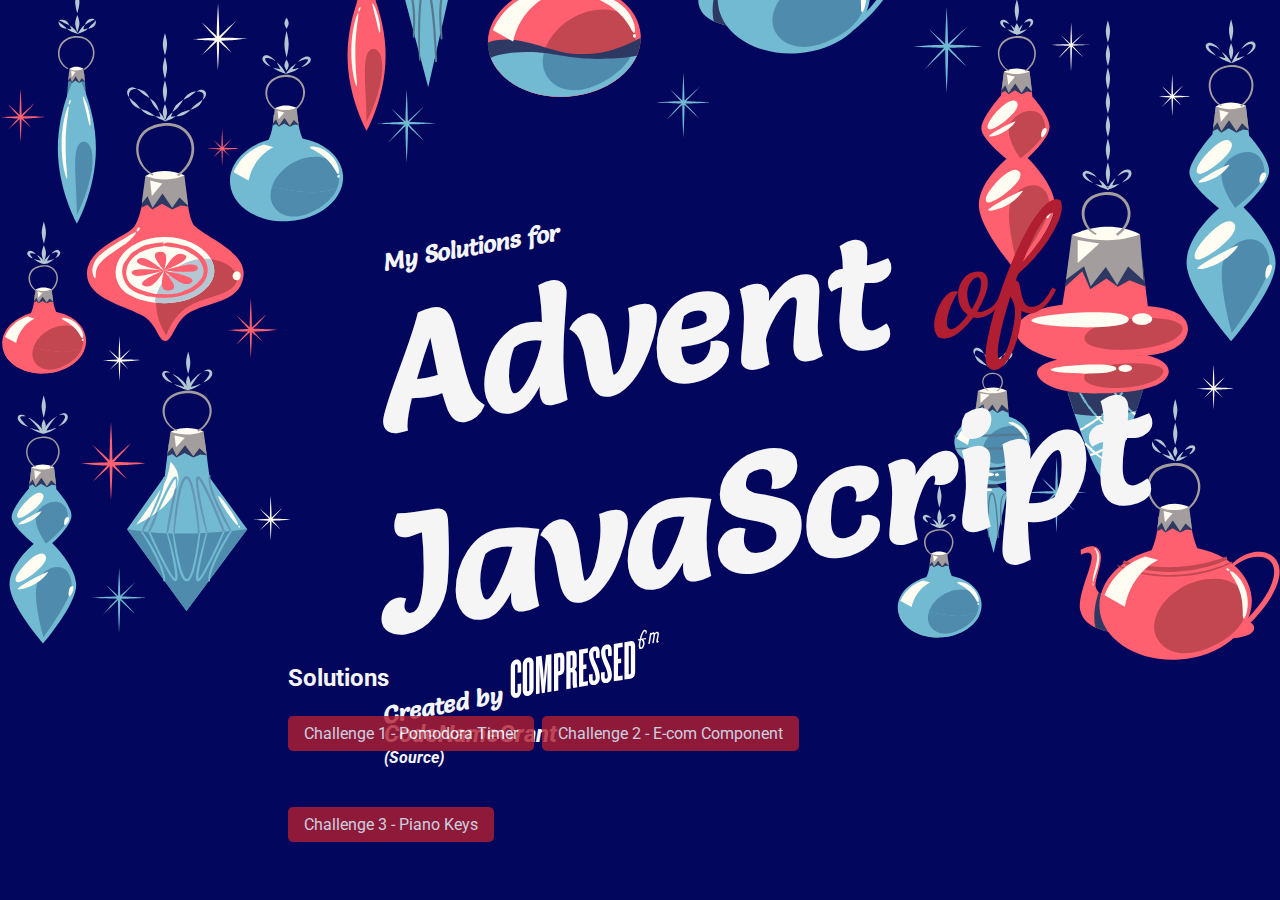
<file: index.html>
<!DOCTYPE html>
<html lang="en">
  <head>
    <meta charset="UTF-8" />
    <meta name="viewport" content="width=device-width, initial-scale=1.0" />
    <title>Advent of JS</title>
    <link rel="stylesheet" href="./styles.css" />

  </head>
  <body>
    <div class="banner">
      <img src="./images/banner.svg" alt="Banner" class="bg" />

      <div class="heading">
        <h2>My Solutions for</h2>
        <a href="https://www.adventofjs.com/">
          <h1>Advent <span>of</span></h1>
          <h1>JavaScript</h1>
        </a>
        <h2>
          Created by
          <a href="https://www.compressed.fm/" target="_blank" referrerpolicy="no-referrer">
            <img src="./images/compressed-fm.svg" alt="compressed-fm" />
          </a>
        </h2>
      </div>

      <div class="sub-heading">
        <h2>
          <a href="https://github.com/CodeNameGrant/" target="_blank" referrerpolicy="no-referrer">CodeNameGrant</a>
        </h2>
        <h4>
          (<a href="https://github.com/CodeNameGrant/advent-of-js" target="_blank" referrerpolicy="no-referrer" class="source">Source</a>)
        </h4>
      </div>
    </div>

    <div class="solutions">
      <h2>Solutions</h2>
      <ul>
        <li>
          <a href="./challenges/ch-1-pomodoro-timer/">Challenge 1 - Pomodora Timer</a>
        </li>
        <li>
          <a href="./challenges/ch-2-e-com-component/">Challenge 2 - E-com Component</a>
        </li>
        <li>
          <a href="./challenges/ch-3-piano-keys/">Challenge 3 - Piano Keys</a>
        </li>
        
      </ul>
    </div>
  </body>
</html>
</file>
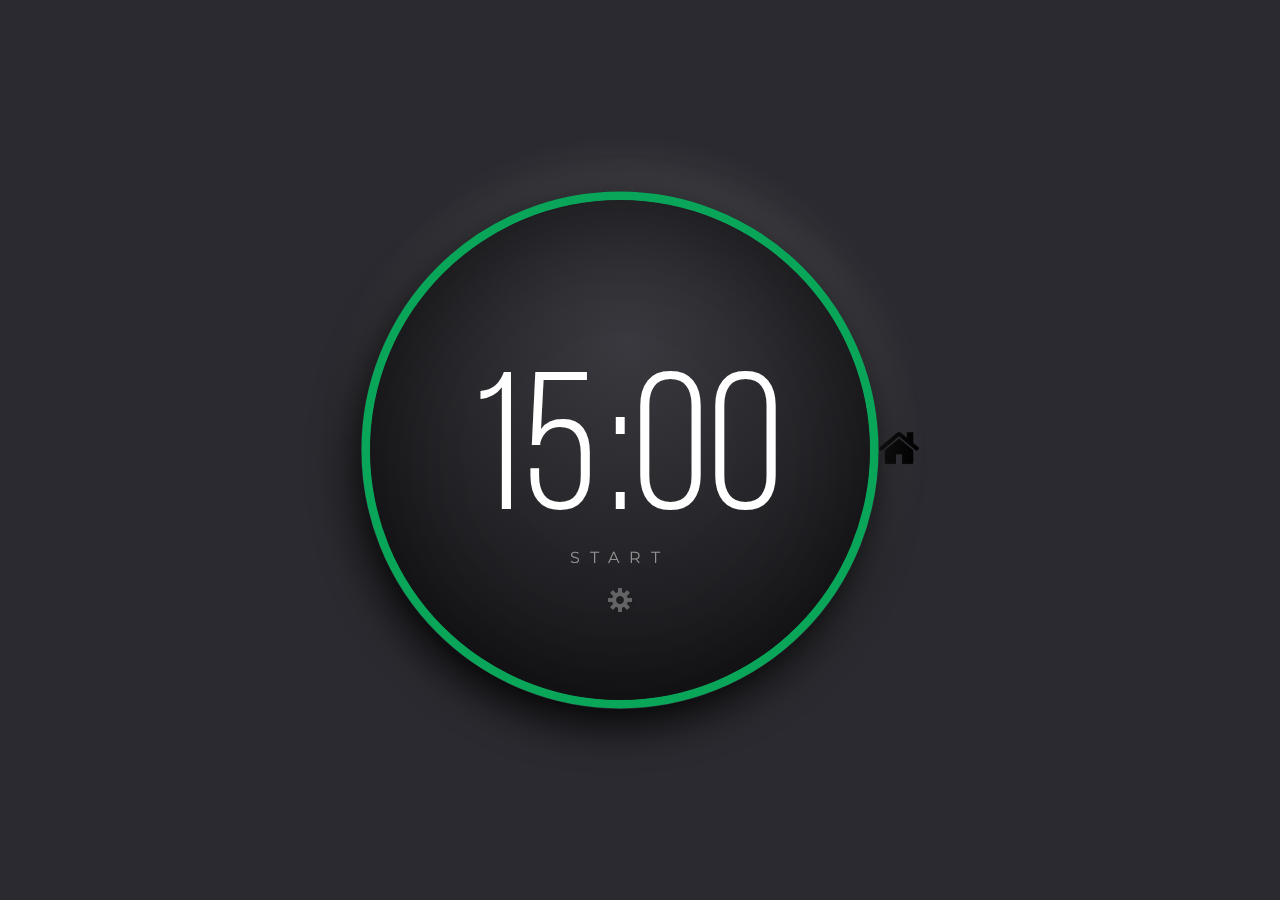
<file: ch-1-pomodoro-timer/index.html>
<!DOCTYPE html>
<html lang="en">
  <head>
    <meta charset="UTF-8" />
    <meta http-equiv="X-UA-Compatible" content="IE=edge" />
    <meta name="viewport" content="width=device-width, initial-scale=1.0" />
    <title>01 - Pomodoro || Advent of JavaScript</title>
    <link rel="stylesheet" href="./styles.css" />
    <link rel="stylesheet" href="../styles.css" />
    <script src="./script.js" defer></script>
  </head>

  <body>
    <div class="wrapper">
      <div class="ring">
        <svg width="518" height="518" viewBox="0 0 518 518">
          <circle stroke-width="9px" x="0" y="y" cx="259" cy="259" r="254" />
        </svg>
      </div>

      <div class="timer">
        <div class="time">
          <div class="minutes">
            <input type="text" value="15" disabled />
          </div>
          <div class="colon">:</div>
          <div class="seconds">
            <input type="text" value="00" disabled />
          </div>
        </div>
        <button class="start">start</button>
        <button class="settings">
          <img src="images/gear.svg" alt="Settings" />
        </button>
      </div>
    </div>

    <a class="home" href="../">
      <img src="../home.png" alt="Home" width="40px" />
    </a>
  </body>
</html>
</file>
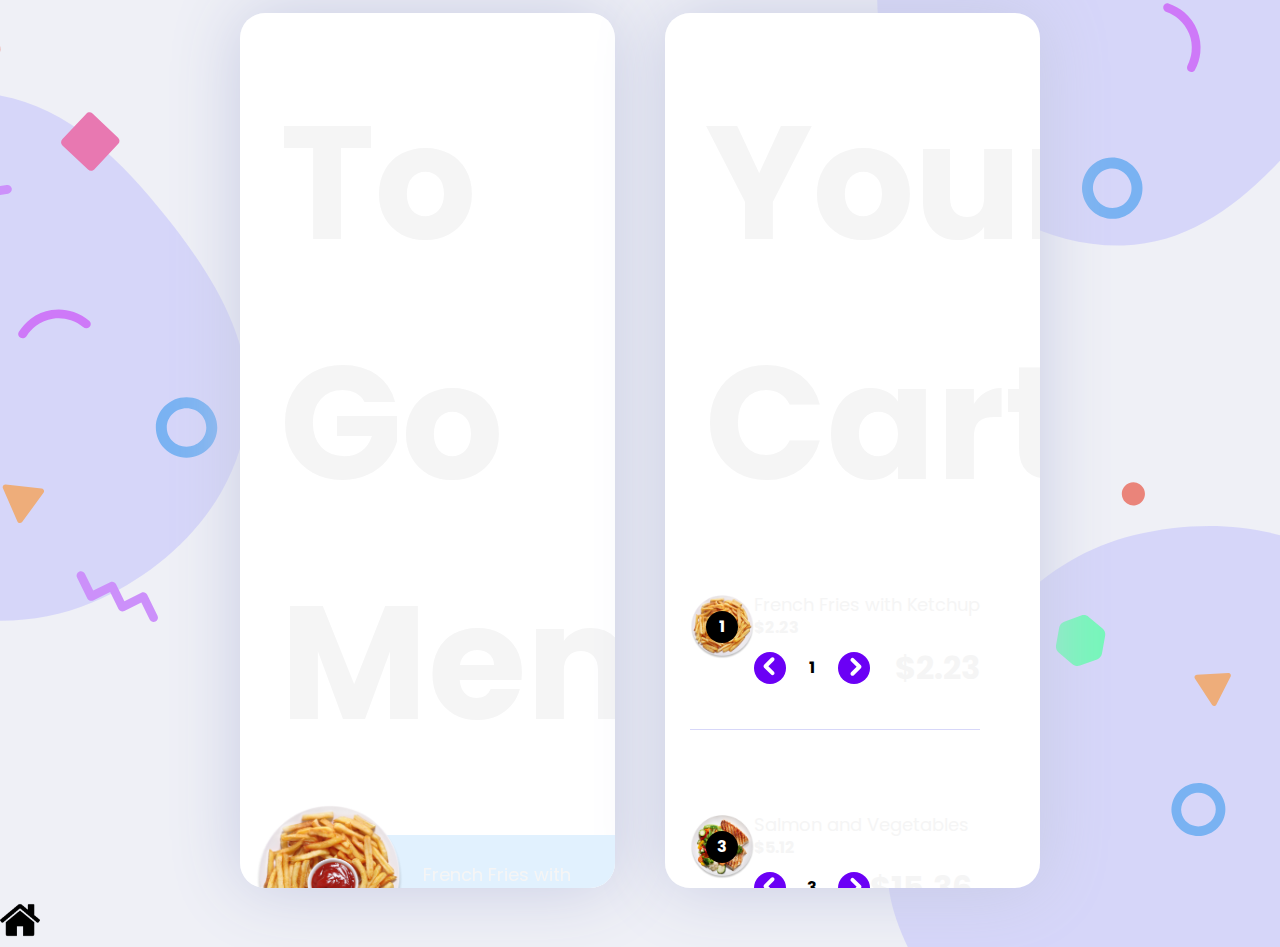
<file: ch-2-e-com-component/index.html>
<!DOCTYPE html>
<html lang="en">
  <head>
    <meta charset="UTF-8" />
    <meta http-equiv="X-UA-Compatible" content="IE=edge" />
    <meta name="viewport" content="width=device-width, initial-scale=1.0" />
    <title>02 - E-Commerce Component || Advent of JavaScript</title>
    <link rel="stylesheet" href="./styles.css" />
    <link rel="stylesheet" href="../styles.css" />
    <script src="app.js" defer></script>
  </head>

  <body>
    <div class="wrapper menu">
      <div class="panel">
        <h1>To Go Menu</h1>
        <ul class="menu"></ul>
      </div>

      <div class="panel cart">
        <h1>Your Cart</h1>
        <p class="empty" style="display: none">Your cart is empty.</p>

        <ul class="cart-summary"></ul>

        <div class="totals">
          <div class="line-item">
            <div class="label">Subtotal:</div>
            <div class="amount price subtotal">$10.80</div>
          </div>
          <div class="line-item">
            <div class="label">Tax:</div>
            <div class="amount price tax">$1.05</div>
          </div>
          <div class="line-item total">
            <div class="label">Total:</div>
            <div class="amount price total">$11.85</div>
          </div>
        </div>
      </div>
    </div>
    <a class="home" href="../">
      <img src="../home.png" alt="Home" width="40px" />
    </a>
  </body>
</html>
</file>
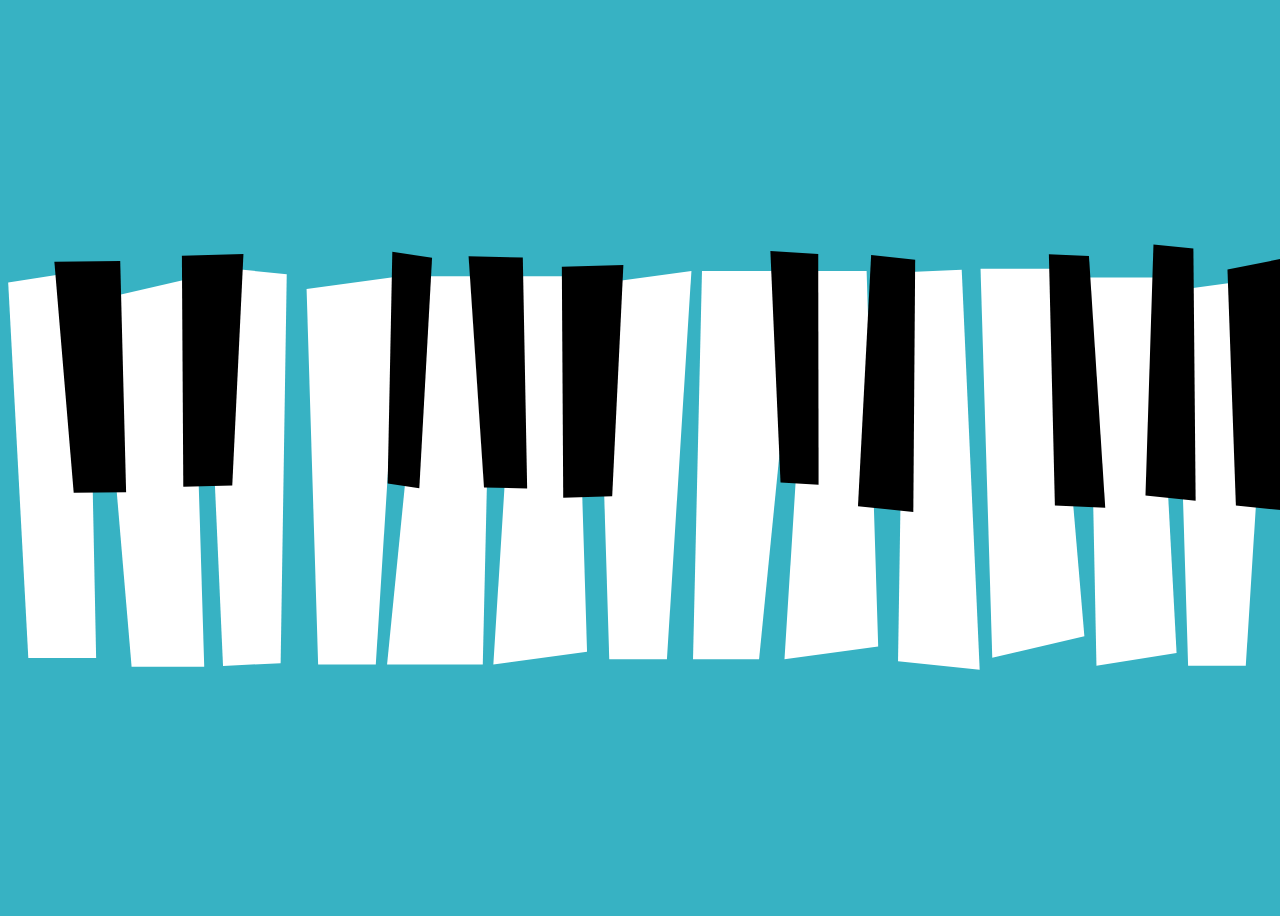
<file: ch-3-piano-keys/index.html>
<!DOCTYPE html>
<html lang="en">

<head>
  <meta charset="UTF-8">
  <meta http-equiv="X-UA-Compatible" content="IE=edge">
  <meta name="viewport" content="width=device-width, initial-scale=1.0">
  <title>03 - Piano || Advent of JavaScript</title>
  <link rel="stylesheet" href="./styles.css" />
</head>

<body>

  <div class="piano">
    <svg width="1387" height="467" viewBox="0 0 1387 467" fill="none" xmlns="http://www.w3.org/2000/svg">
      <!-- white keys -->
      <a href="#">
        <path class="white-keys" d="M638.996 44.2128L740.544 30.4131L714.007 451.115H651.516L638.996 44.2128Z" />
      </a>
      <a href="#">
        <path class="white-keys"
          d="M627.456 442.886L525.908 456.686L552.445 35.9836L614.936 35.9836L627.456 442.886Z" />
      </a>
      <a href="#">
        <path class="white-keys"
          d="M942.914 437.315L841.366 451.115L867.903 30.4131L930.395 30.4131L942.914 437.315Z" />
      </a>
      <a href="#">
        <path class="white-keys"
          d="M323.538 49.7834L425.086 35.9836L398.549 456.686L336.057 456.686L323.538 49.7834Z" />
      </a>
      <a href="#">
        <path class="white-keys" d="M1266.25 51.0879L1367.8 37.2881L1341.26 457.99H1278.77L1266.25 51.0879Z" />
      </a>
      <a href="#">
        <path class="white-keys" d="M1266.25 444.19L1179.45 457.99L1170.96 37.2881L1244.45 37.2881L1266.25 444.19Z" />
      </a>
      <a href="#">
        <path class="white-keys"
          d="M0.198484 42.9083L86.9996 29.1086L95.4927 449.811L22.0025 449.811L0.198484 42.9083Z" />
      </a>
      <a href="#">
        <path class="white-keys"
          d="M1166.36 426.108L1066.54 449.292L1053.83 27.9453L1132.51 27.9451L1166.36 426.108Z" />
      </a>
      <a href="#">
        <path class="white-keys" d="M100.091 60.9909L199.916 37.8068L212.62 459.154L133.938 459.154L100.091 60.9909Z" />
      </a>
      <a href="#">
        <path class="white-keys"
          d="M1052.91 462.278L964.417 453.282L971.021 31.7954L1033.44 28.8389L1052.91 462.278Z" />
      </a>
      <a href="#">
        <path class="white-keys" d="M213.545 24.821L302.035 33.8169L295.431 455.303L233.01 458.26L213.545 24.821Z" />
      </a>
      <a href="#">
        <path class="white-keys" d="M751.992 30.4131L855.696 30.4131L813.855 451.115H742.286L751.992 30.4131Z" />
      </a>
      <a href="#">
        <path class="white-keys" d="M514.46 456.686L410.756 456.686L452.597 35.9836L524.166 35.9836L514.46 456.686Z" />
      </a>

      <!-- black keys -->
      <a href="#">
        <path class="black-keys" d="M50.2409 20.4357L121.598 19.5728L127.98 269.937L71.194 270.624L50.2409 20.4357Z" />
      </a>
      <a href="#">
        <path class="black-keys" d="M255.13 11.8923L188.438 13.8596L189.947 264.228L243.021 262.663L255.13 11.8923Z" />
      </a>
      <a href="#">
        <path class="black-keys" d="M666.823 23.7702L600.131 25.7375L601.64 276.106L654.713 274.541L666.823 23.7702Z" />
      </a>
      <a href="#">
        <path class="black-keys" d="M416.443 9.5631L459.528 15.9547L445.694 265.656L411.407 260.57L416.443 9.5631Z" />
      </a>
      <a href="#">
        <path class="black-keys"
          d="M826.095 8.69799L877.949 11.8464L878.363 262.021L837.098 259.516L826.095 8.69799Z" />
      </a>
      <a href="#">
        <path class="black-keys"
          d="M980.986 291.443L921.019 285.153L935.293 13.1079L983.015 18.1132L980.986 291.443Z" />
      </a>
      <a href="#">
        <path class="black-keys" d="M1188.97 286.865L1134.4 284.46L1127.89 12.187L1171.32 14.1007L1188.97 286.865Z" />
      </a>
      <a href="#">
        <path class="black-keys" d="M1286.92 279.16L1232.57 273.722L1241.22 1.50762L1284.47 5.8349L1286.92 279.16Z" />
      </a>
      <a href="#">
        <path class="black-keys"
          d="M1384.88 289.883L1330.52 284.445L1321.41 28.6993L1382.42 16.5584L1384.88 289.883Z" />
      </a>
      <a href="#">
        <path class="black-keys"
          d="M499.081 14.3453L557.845 15.7525L562.558 265.969L515.794 264.849L499.081 14.3453Z" />
      </a>
    </svg>

  </div>
  <script src="app.js"></script>
</body>

</html>
</file>
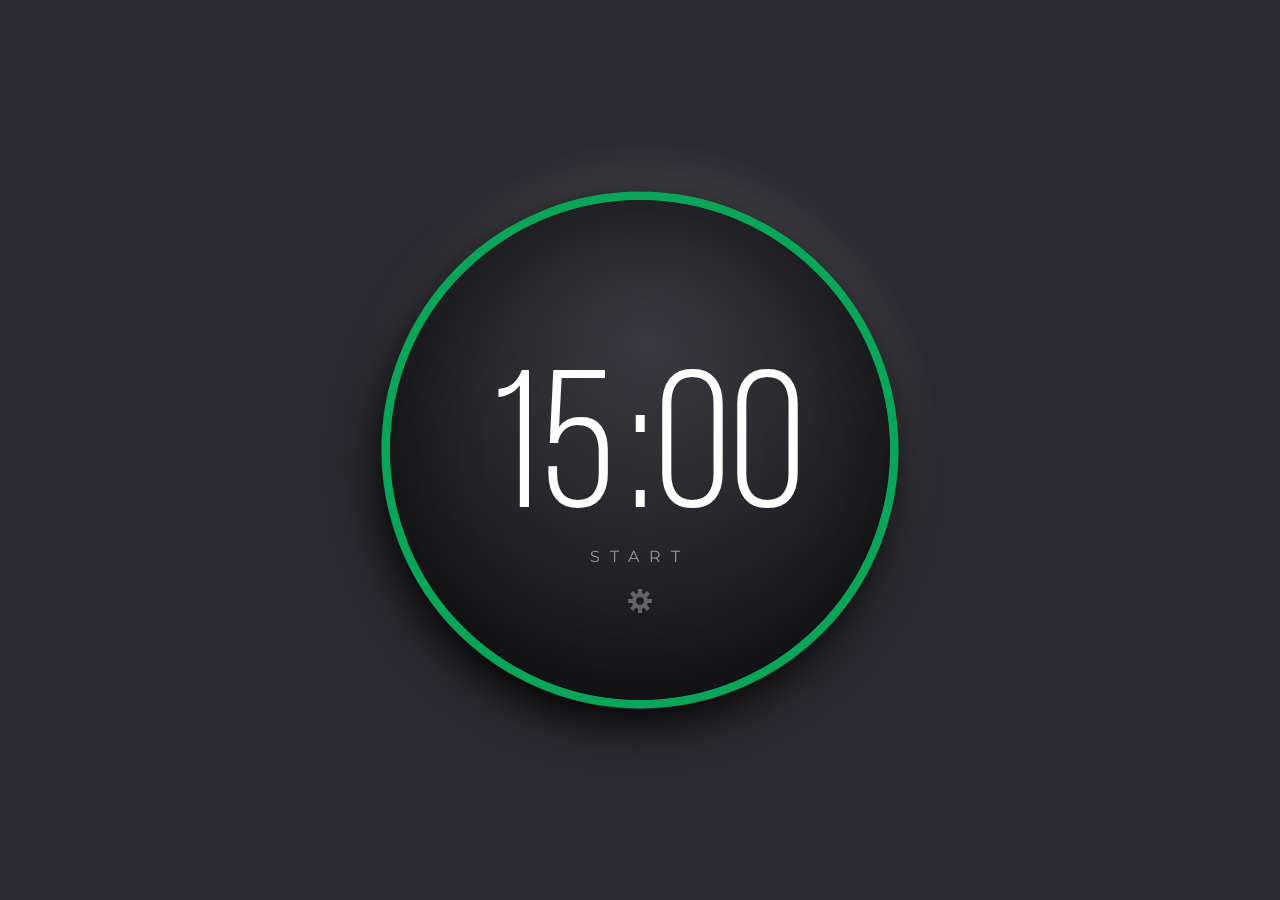
<file: Day 1 - Pomodoro Timer/index.html>
<!DOCTYPE html>
<html lang="en">
  <head>
    <meta charset="UTF-8" />
    <meta http-equiv="X-UA-Compatible" content="IE=edge" />
    <meta name="viewport" content="width=device-width, initial-scale=1.0" />
    <title>01 - Pomodoro || Advent of JavaScript</title>
    <link rel="stylesheet" href="./styles.css" />
    <script src="./script.js" defer></script>
  </head>

  <body>
    <div class="wrapper">
      <div class="ring">
        <svg width="518" height="518" viewBox="0 0 518 518">
          <circle stroke-width="9px" x="0" y="y" cx="259" cy="259" r="254" />
        </svg>
      </div>

      <div class="timer">
        <div class="time">
          <div class="minutes">
            <input type="text" value="15" disabled />
          </div>
          <div class="colon">:</div>
          <div class="seconds">
            <input type="text" value="00" disabled />
          </div>
        </div>
        <button class="start">start</button>
        <button class="settings">
          <img src="images/gear.svg" alt="Settings" />
        </button>
      </div>
    </div>
  </body>
</html>
</file>
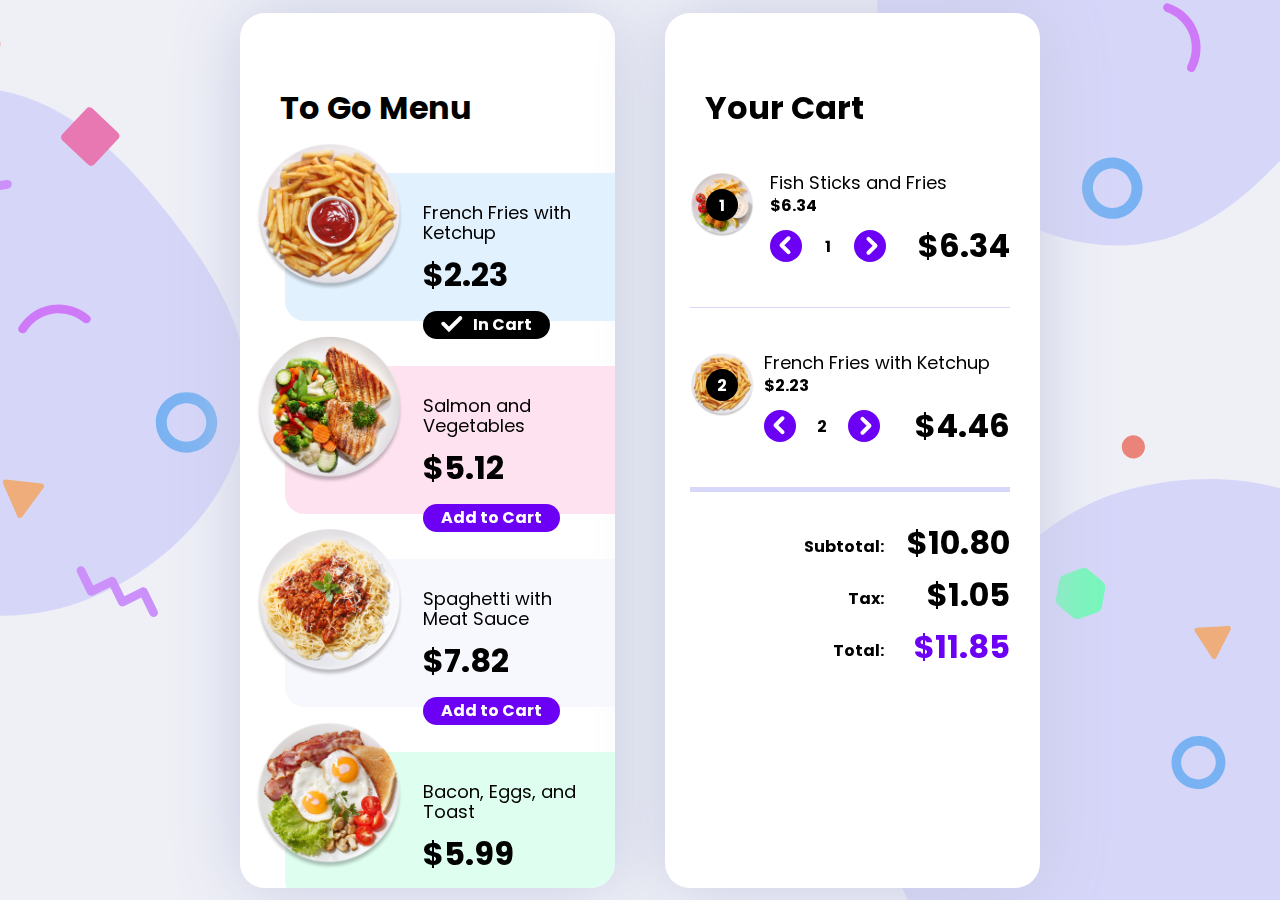
<file: Day 2 - E-Commerce Component/index.html>
<!DOCTYPE html>
<html lang="en">

<head>
  <meta charset="UTF-8">
  <meta http-equiv="X-UA-Compatible" content="IE=edge">
  <meta name="viewport" content="width=device-width, initial-scale=1.0">
  <title>02 - E-Commerce Component || Advent of JavaScript</title>
  <link rel="stylesheet" href="./styles.css" />
</head>

<body>

  <div class="wrapper menu">
    <div class="panel">
      <h1>To Go Menu</h1>
      <ul class="menu">
        <li>
          <div class="plate">
            <img src="images/plate__french-fries.png" alt="French Fries" class="plate" />
          </div>
          <div class="content">
            <p class="menu-item">French Fries with Ketchup</p>
            <p class="price">$2.23</p>
            <button class="in-cart">
              <img src="images/check.svg" alt="Check" />
              In Cart
            </button>
          </div>
        </li>
        <li>
          <div class="plate">
            <img src="images/plate__salmon-vegetables.png" alt="Salmon and Vegetables" class="plate" />
          </div>
          <div class="content">
            <p class="menu-item">Salmon and Vegetables</p>
            <p class="price">$5.12</p>
            <button class="add">Add to Cart</button>
          </div>
        </li>
        <li>
          <div class="plate">
            <img src="images/plate__spaghetti-meat-sauce.png" alt="Spaghetti Meat Sauce" class="plate" />
          </div>
          <div class="content">
            <p class="menu-item">Spaghetti with Meat Sauce</p>
            <p class="price">$7.82</p>
            <button class="add">Add to Cart</button>
          </div>
        </li>
        <li>
          <div class="plate">
            <img src="images/plate__bacon-eggs.png" alt="Bacon, Eggs, and Toast" class="plate" />
          </div>
          <div class="content">
            <p class="menu-item">Bacon, Eggs, and Toast</p>
            <p class="price">$5.99</p>
            <button class="add">Add to Cart</button>
          </div>
        </li>
        <li>
          <div class="plate">
            <img src="images/plate__chicken-salad.png" alt="Chicken Salad with Parmesean" class="plate" />
          </div>
          <div class="content">
            <p class="menu-item">Chicken Salad with Parmesan</p>
            <p class="price">$6.98</p>
            <button class="add">Add to Cart</button>
          </div>
        </li>
        <li>
          <div class="plate">
            <img src="images/plate__fish-sticks-fries.png" alt="Fish Sticks and Fries" class="plate" />
          </div>
          <div class="content">
            <p class="menu-item">Fish Sticks and Fries</p>
            <p class="price">$6.34</p>
            <button class="add">Add to Cart</button>
          </div>
        </li>
      </ul>
    </div>

    <div class="panel cart">
      <h1>Your Cart</h1>
      <!-- <p class="empty">Your cart is empty.</p> -->

      <ul class="cart-summary">

        <!-- item 1 -->
        <li>
          <div class="plate">
            <img src="images/plate__fish-sticks-fries.png" alt="Fish Sticks and Fries" class="plate" />
            <div class="quantity">1</div>
          </div>
          <div class="content">
            <p class="menu-item">Fish Sticks and Fries</p>
            <p class="price">$6.34</p>
          </div>
          <div class="quantity__wrapper">
            <button class="decrease">
              <img src="images/chevron.svg" />
            </button>
            <div class="quantity">1</div>
            <button class="increase">
              <img src="images/chevron.svg" />
            </button>
          </div>
          <div class="subtotal">
            $6.34
          </div>
        </li>

        <!-- item 2 -->
        <li>
          <div class="plate">
            <img src="images/plate__french-fries.png" alt="French Fries" class="plate" />
            <div class="quantity">2</div>
          </div>
          <div class="content">
            <p class="menu-item">French Fries with Ketchup</p>
            <p class="price">$2.23</p>
          </div>
          <div class="quantity__wrapper">
            <button class="decrease">
              <img src="images/chevron.svg" />
            </button>
            <div class="quantity">2</div>
            <button class="increase">
              <img src="images/chevron.svg" />
            </button>
          </div>
          <div class="subtotal">
            $4.46
          </div>
        </li>
      </ul>

      <div class="totals">
        <div class="line-item">
          <div class="label">Subtotal:</div>
          <div class="amount price subtotal">$10.80</div>
        </div>
        <div class="line-item">
          <div class="label">Tax:</div>
          <div class="amount price tax">$1.05</div>
        </div>
        <div class="line-item total">
          <div class="label">Total:</div>
          <div class="amount price total">$11.85</div>
        </div>
      </div>
    </div>
  </div>
  <script src="app.js"></script>
</body>

</html>
</file>
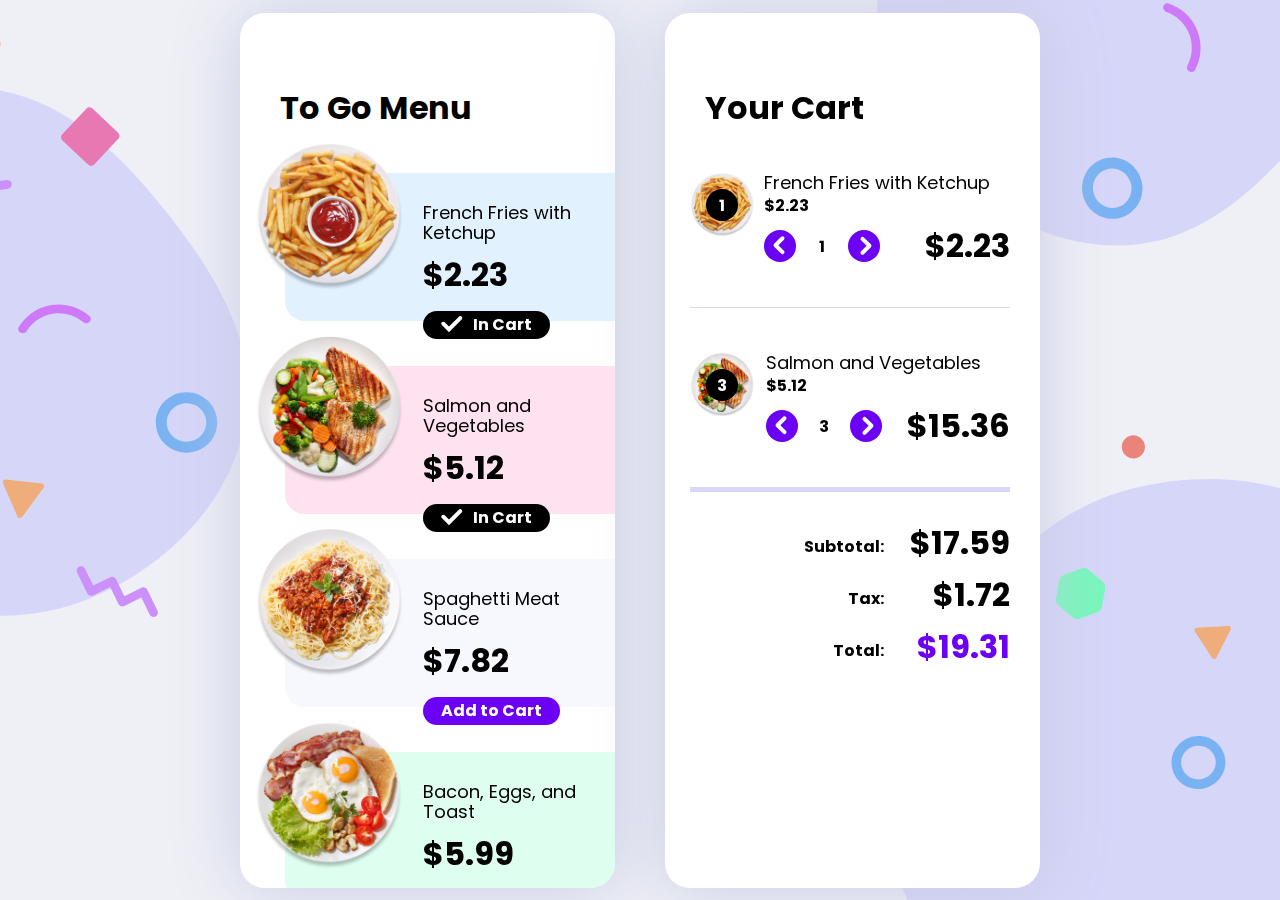
<file: challenges/ch-2-e-com-component/index.html>
<!DOCTYPE html>
<html lang="en">
  <head>
    <meta charset="UTF-8" />
    <meta http-equiv="X-UA-Compatible" content="IE=edge" />
    <meta name="viewport" content="width=device-width, initial-scale=1.0" />
    <title>02 - E-Commerce Component || Advent of JavaScript</title>
    <link rel="stylesheet" href="./styles.css" />
    <script src="app.js" defer></script>
  </head>

  <body>
    <div class="wrapper menu">
      <div class="panel">
        <h1>To Go Menu</h1>
        <ul class="menu"></ul>
      </div>

      <div class="panel cart">
        <h1>Your Cart</h1>
        <p class="empty" style="display: none">Your cart is empty.</p>

        <ul class="cart-summary"></ul>

        <div class="totals">
          <div class="line-item">
            <div class="label">Subtotal:</div>
            <div class="amount price subtotal">$10.80</div>
          </div>
          <div class="line-item">
            <div class="label">Tax:</div>
            <div class="amount price tax">$1.05</div>
          </div>
          <div class="line-item total">
            <div class="label">Total:</div>
            <div class="amount price total">$11.85</div>
          </div>
        </div>
      </div>
    </div>
  </body>
</html>
</file>
<file: styles.css>
@import url('https://fonts.googleapis.com/css2?family=Dancing+Script&family=Roboto&family=Salsa&display=swap');

:root {
  --white: #f5f5f5;
  --red: #b11e31;

  background-color: #02075d;
  font-family: 'Roboto', sans-serif;
  color: var(--white);
}

*, *::before, *::after {
  padding: 0;
  margin: 0
}

img {
  box-sizing: border-box;
}

a {
  color: var(--white);
  text-decoration: none;
}

a:hover {
  text-decoration: underline;
}

.banner {
  width: 100%;
}

.banner .bg {
  width: 100%
}

.heading {
  position: absolute;
  top: 20%;
  left: 30%;
  font-family: 'Salsa', cursive;
  transform: skewY(-10deg);
}

.sub-heading {
  position: absolute;
  top: 80%;
  left: 30%;
  font-style: italic;
}

h1 {
  font-size: 10rem;
}

h1 span {
  font-family: 'Dancing Script', cursive;
  color: var(--red);
}

.solutions {
  width: 55%;
  margin-left: auto;
  margin-right: auto;
}

ul {
  list-style-type: none;
  display: flex;
  flex-wrap: wrap;
  gap: 0.5rem;
}

li {
  margin: 2rem 0;
}

.solutions a {
  text-decoration: none;
  color: white;
  background-color: var(--red);
  padding: 0.5rem 1rem;
  border-radius: 5px;
  opacity: 0.8;
}

.solutions a:hover {
  opacity: 1;
}
</file>
<file: ch-1-pomodoro-timer/styles.css>
@import url('https://fonts.googleapis.com/css2?family=Montserrat:wght@700&display=swap');

@font-face {
  font-family: "bebas";
  src: url('./fonts/bebasneue-book-webfont.woff') format('woff'),
      url('./fonts/bebasneue-book-webfont.woff2') format('woff2');
}

body {
  align-items: center;
  background: #2B2A30;
  display: flex;
  justify-content: center;
  margin: 0;
  min-height: 100vh;
  min-width: 100vw;
  padding: 0;
}

/* outer glow */
.wrapper {
  align-items: center;
  border-radius: 50%;
  box-shadow: -5px 14px 44px #000000, 5px -16px 50px rgba(255, 255, 255, 0.15);
  display: flex;
  height: 518px;
  justify-content: center;
  position: relative;
  width: 518px;
}

.ring {
  position: absolute;
  left: 0;
  stroke: #09A65A;
  top: 0;
  z-index: 1;
}

.ring.ending circle {
  stroke: #900A0A;
}

/* inner circle */
.timer {
  align-items: center;
  background: radial-gradient(71.4% 71.4% at 51.7% 28.6%, #3A393F 0%, #17171A 100%);
  border-radius: 50%;
  box-shadow: inset 0px 0px 114px rgba(0, 0, 0, 0.45);
  color: white;
  display: flex;
  flex-direction: column;
  height: 500px;
  justify-content: center;
  position: relative;
  width: 500px;
  z-index: 2;
}

/* actual time */
.time {
  display: flex;
  font-family: "bebas";
  font-size: 196px;
  margin: 30px auto;
  position: relative;
  top: 30px;
}

input[type="text"] {
  border: 0;
  border-bottom: 1px dashed white;
  background: none;
  color: white;
  font-family: "bebas";
  font-size: 196px;
  height: 170px;
  width: 150px;
  text-align: center;
  outline: none;
}

input[type=text]:disabled {
  border-bottom: none;
}

.start {
  cursor: pointer;
  font-family: 'Montserrat', sans-serif;
  font-size: 16px;
  letter-spacing: 10px;
  line-height: 20px;
  background: none;
  color: white;
  opacity: .5;
  border: none;
  text-transform: uppercase;
  margin-bottom: 20px;
}

.start:hover {
  opacity: 1;
}

.settings {
  border: none;
  background: none;
  cursor: pointer;
  opacity: 0.3;
}

.settings:hover {
  opacity: 1;
}
</file>
<file: ch-2-e-com-component/styles.css>
@import url('https://fonts.googleapis.com/css2?family=Poppins:wght@400;700&display=swap');

body {
  background: url('images/bg__left.svg') left 10% no-repeat,
    url('images/bg__top-right.svg') right top no-repeat,
    #EFF0F6 url('images/bg__btm-right.svg') right bottom no-repeat;
  font-family: 'Poppins', sans-serif;
  margin: 0;
  padding: 0;
  min-height: 100%;
  min-width: 100%;
}

.wrapper {
  align-items: center;
  display: flex;
  justify-content: center;
  width: 100vw;
  gap: 50px;
  height: 100vh;
}

.panel {
  background: white;
  border-radius: 25px;
  box-sizing: border-box;
  box-shadow: 0px 0px 70px #C7CBE3;
  height: 875px;
  padding-top: 50px;
  overflow-y: scroll;
  width: 375px;
}

h1 {
  padding-left: 40px;
  font-size: 2rem;
  font-weight: bold;
  padding-bottom: 20px;
}

ul {
  list-style-type: none;
  margin: 0;
  padding: 0;
}

ul.menu li {
  margin-left: 15px;
  display: flex;
  padding-right: 30px;
  position: relative;
  gap: 20px;
  margin-bottom: 45px;
}

ul.menu li:nth-child(4n + 1):before {
  --background: #e1f1fe
}

ul.menu li:nth-child(4n + 2):before {
  --background: #ffe2f0
}

ul.menu li:nth-child(4n + 3):before {
  --background: #f7f7fe
}

ul.menu li:nth-child(4n + 4):before {
  --background: #defef0
}

ul.menu li:before {
  background: var(--background);
  border-bottom-left-radius: 20px;
  border-top-left-radius: 20px;
  content: '';
  display: block;
  width: 100%;
  height: 100%;
  position: absolute;
  left: 30px;
  top: 0;
  z-index: 1;
}

ul.menu .plate {
  height: 148px;
  width: 148px;
  position: relative;
  z-index: 2;
  top: -15px;
}

ul.menu .content {
  padding-top: 30px;
  position: relative;
  width: 100%;
  z-index: 3;
}

.menu-item {
  font-size: 1.125rem;
  line-height: 20px;
  margin: 0 0 16px 0;
  padding: 0;
}

.price,
.subtotal{
  font-size: 2rem;
  line-height: 1;
  font-weight: bold;
}

ul.menu .price {
  margin: 0 0 20px 0;
  padding: 0;
}

button {
  background: #6B00F5;
  border: none;
  cursor: pointer;
  font-family: 'Poppins', sans-serif;
  border-radius: 20px;
  padding: 4px 18px;
  font-size: 1rem;
  color: white;
  font-weight: bold;
  line-height: 1.2;
  display: flex;
  align-items: center;
  justify-content: center;
  gap: 10px;
}

ul.menu button {
  position: absolute;
}

button.in-cart {
  background: black;
}

.cart p.empty {
  padding-left: 40px;
}

.cart-summary {
  border-bottom: 5px solid #D7D7F9;
  margin: 0 30px 0 25px;
}

.cart-summary li {
  display: grid;
  grid-template-areas: "plate content content"
    "plate quantity price";
}

.cart-summary .menu-item {
  margin-bottom: 5px;
}

.cart-summary p {
  margin-bottom: 0;
}

.cart-summary .price {
  margin: 0 0 16px 0;
  font-size: 1rem;
}

.cart .plate {
  position: relative;
  height: 64px;
  width: 64px;
  display: flex;
  align-items: center;
  justify-content: center;
  grid-area: plate;
}

.cart .plate img {
  height: 64px;
  width: 64px;
  position: absolute;
  left: 0;
  top: 0;
  z-index: 1;
}

.cart-summary .content {
  grid-area: content;
}

.cart .quantity {
  background: black;
  color: white;
  font-size: 1rem;
  grid-area: quantity;
  font-weight: bold;
  border-radius: 50%;
  height: 32px;
  width: 32px;
  display: flex;
  align-items: center;
  justify-content: center;
  z-index: 2;
}

.quantity__wrapper {
  display: flex;
  gap: 10px;
}

.quantity__wrapper .quantity {
  background: none;
  color: black;
}

.decrease,
.increase {
  padding: 0;
  height: 32px;
  width: 32px;
  display: block;
}

.decrease:hover,
.increase:hover {
  background: black;
}

.decrease img {
  top: 1px;
  position: relative;
  left: -1px;
}

.increase img {
  transform: rotate(180deg);
  position: relative;
  top: 1px;
  left: 2px;
}

.cart-summary li {
  border-bottom: 1px solid #D7D7F9;
  margin-bottom: 45px;
  padding-bottom: 45px;
}

.cart-summary li:last-child {
  border-bottom: 0;
  padding-bottom: 0;
}

.cart-summary li .subtotal {
  text-align: right;
}

.totals {
  padding: 35px 30px;
}

.line-item {
  display: flex;
  align-items: flex-end;
  text-align: right;
  margin-bottom: 20px;
}

.line-item .label {
  font-size: 1rem;
  font-weight: bold;
  width: 60%;
}

.line-item .amount {
  width: 40%;
}

.line-item.total .price {
  color: #6B00F5;
}
</file>
<file: ch-3-piano-keys/styles.css>
body {
  background: #37B2C3;
}

.piano {
  width: 100vw;
  height: 100vh;
  display: flex;
  align-items: center;
  justify-content: center;
}

.white-keys {
 fill: white;
}

.white-keys:hover {
  fill: #ffd200;
}

.black-keys {
  fill: black;
}

.black-keys:hover {
  fill: #f40082;  
}
</file>
<file: Day 1 - Pomodoro Timer/styles.css>
@import url('https://fonts.googleapis.com/css2?family=Montserrat:wght@700&display=swap');

@font-face {
  font-family: "bebas";
  src: url('./fonts/bebasneue-book-webfont.woff') format('woff'),
      url('./fonts/bebasneue-book-webfont.woff2') format('woff2');
}

body {
  align-items: center;
  background: #2B2A30;
  display: flex;
  justify-content: center;
  margin: 0;
  min-height: 100vh;
  min-width: 100vw;
  padding: 0;
}

/* outer glow */
.wrapper {
  align-items: center;
  border-radius: 50%;
  box-shadow: -5px 14px 44px #000000, 5px -16px 50px rgba(255, 255, 255, 0.15);
  display: flex;
  height: 518px;
  justify-content: center;
  position: relative;
  width: 518px;
}

.ring {
  position: absolute;
  left: 0;
  stroke: #09A65A;
  top: 0;
  z-index: 1;
}

.ring.ending circle {
  stroke: #900A0A;
}

/* inner circle */
.timer {
  align-items: center;
  background: radial-gradient(71.4% 71.4% at 51.7% 28.6%, #3A393F 0%, #17171A 100%);
  border-radius: 50%;
  box-shadow: inset 0px 0px 114px rgba(0, 0, 0, 0.45);
  color: white;
  display: flex;
  flex-direction: column;
  height: 500px;
  justify-content: center;
  position: relative;
  width: 500px;
  z-index: 2;
}

/* actual time */
.time {
  display: flex;
  font-family: "bebas";
  font-size: 196px;
  margin: 30px auto;
  position: relative;
  top: 30px;
}

input[type="text"] {
  border: 0;
  border-bottom: 1px dashed white;
  background: none;
  color: white;
  font-family: "bebas";
  font-size: 196px;
  height: 170px;
  width: 150px;
  text-align: center;
  outline: none;
}

input[type=text]:disabled {
  border-bottom: none;
}

.start {
  cursor: pointer;
  font-family: 'Montserrat', sans-serif;
  font-size: 16px;
  letter-spacing: 10px;
  line-height: 20px;
  background: none;
  color: white;
  opacity: .5;
  border: none;
  text-transform: uppercase;
  margin-bottom: 20px;
}

.start:hover {
  opacity: 1;
}

.settings {
  border: none;
  background: none;
  cursor: pointer;
  opacity: 0.3;
}

.settings:hover {
  opacity: 1;
}
</file>
<file: Day 2 - E-Commerce Component/styles.css>
@import url('https://fonts.googleapis.com/css2?family=Poppins:wght@400;700&display=swap');

body {
  background: url('images/bg__left.svg') left 10% no-repeat,
    url('images/bg__top-right.svg') right top no-repeat,
    #EFF0F6 url('images/bg__btm-right.svg') right bottom no-repeat;
  font-family: 'Poppins', sans-serif;
  margin: 0;
  padding: 0;
  min-height: 100%;
  min-width: 100%;
}

.wrapper {
  align-items: center;
  display: flex;
  justify-content: center;
  width: 100vw;
  gap: 50px;
  height: 100vh;
}

.panel {
  background: white;
  border-radius: 25px;
  box-sizing: border-box;
  box-shadow: 0px 0px 70px #C7CBE3;
  height: 875px;
  padding-top: 50px;
  overflow-y: scroll;
  width: 375px;
}

h1 {
  padding-left: 40px;
  font-size: 2rem;
  font-weight: bold;
  padding-bottom: 20px;
}

ul {
  list-style-type: none;
  margin: 0;
  padding: 0;
}

ul.menu li {
  margin-left: 15px;
  display: flex;
  padding-right: 30px;
  position: relative;
  gap: 20px;
  margin-bottom: 45px;
}

ul.menu li:nth-child(4n + 1):before {
  --background: #e1f1fe
}

ul.menu li:nth-child(4n + 2):before {
  --background: #ffe2f0
}

ul.menu li:nth-child(4n + 3):before {
  --background: #f7f7fe
}

ul.menu li:nth-child(4n + 4):before {
  --background: #defef0
}

ul.menu li:before {
  background: var(--background);
  border-bottom-left-radius: 20px;
  border-top-left-radius: 20px;
  content: '';
  display: block;
  width: 100%;
  height: 100%;
  position: absolute;
  left: 30px;
  top: 0;
  z-index: 1;
}

ul.menu .plate {
  height: 148px;
  width: 148px;
  position: relative;
  z-index: 2;
  top: -15px;
}

ul.menu .content {
  padding-top: 30px;
  position: relative;
  width: 100%;
  z-index: 3;
}

.menu-item {
  font-size: 1.125rem;
  line-height: 20px;
  margin: 0 0 16px 0;
  padding: 0;
}

.price,
.subtotal{
  font-size: 2rem;
  line-height: 1;
  font-weight: bold;
}

ul.menu .price {
  margin: 0 0 20px 0;
  padding: 0;
}

button {
  background: #6B00F5;
  border: none;
  cursor: pointer;
  font-family: 'Poppins', sans-serif;
  border-radius: 20px;
  padding: 4px 18px;
  font-size: 1rem;
  color: white;
  font-weight: bold;
  line-height: 1.2;
  display: flex;
  align-items: center;
  justify-content: center;
  gap: 10px;
}

ul.menu button {
  position: absolute;
}

button.in-cart {
  background: black;
}

.cart p.empty {
  padding-left: 40px;
}

.cart-summary {
  border-bottom: 5px solid #D7D7F9;
  margin: 0 30px 0 25px;
}

.cart-summary li {
  display: grid;
  grid-template-areas: "plate content content"
    "plate quantity price";
}

.cart-summary .menu-item {
  margin-bottom: 5px;
}

.cart-summary p {
  margin-bottom: 0;
}

.cart-summary .price {
  margin: 0 0 16px 0;
  font-size: 1rem;
}

.cart .plate {
  position: relative;
  height: 64px;
  width: 64px;
  display: flex;
  align-items: center;
  justify-content: center;
  grid-area: plate;
}

.cart .plate img {
  height: 64px;
  width: 64px;
  position: absolute;
  left: 0;
  top: 0;
  z-index: 1;
}

.cart-summary .content {
  grid-area: content;
}

.cart .quantity {
  background: black;
  color: white;
  font-size: 1rem;
  grid-area: quantity;
  font-weight: bold;
  border-radius: 50%;
  height: 32px;
  width: 32px;
  display: flex;
  align-items: center;
  justify-content: center;
  z-index: 2;
}

.quantity__wrapper {
  display: flex;
  gap: 10px;
}

.quantity__wrapper .quantity {
  background: none;
  color: black;
}

.decrease,
.increase {
  padding: 0;
  height: 32px;
  width: 32px;
  display: block;
}

.decrease:hover,
.increase:hover {
  background: black;
}

.decrease img {
  top: 1px;
  position: relative;
  left: -1px;
}

.increase img {
  transform: rotate(180deg);
  position: relative;
  top: 1px;
  left: 2px;
}

.cart-summary li {
  border-bottom: 1px solid #D7D7F9;
  margin-bottom: 45px;
  padding-bottom: 45px;
}

.cart-summary li:last-child {
  border-bottom: 0;
  padding-bottom: 0;
}

.cart-summary li .subtotal {
  text-align: right;
}

.totals {
  padding: 35px 30px;
}

.line-item {
  display: flex;
  align-items: flex-end;
  text-align: right;
  margin-bottom: 20px;
}

.line-item .label {
  font-size: 1rem;
  font-weight: bold;
  width: 60%;
}

.line-item .amount {
  width: 40%;
}

.line-item.total .price {
  color: #6B00F5;
}
</file>
<file: challenges/ch-2-e-com-component/styles.css>
@import url('https://fonts.googleapis.com/css2?family=Poppins:wght@400;700&display=swap');

body {
  background: url('images/bg__left.svg') left 10% no-repeat,
    url('images/bg__top-right.svg') right top no-repeat,
    #EFF0F6 url('images/bg__btm-right.svg') right bottom no-repeat;
  font-family: 'Poppins', sans-serif;
  margin: 0;
  padding: 0;
  min-height: 100%;
  min-width: 100%;
}

.wrapper {
  align-items: center;
  display: flex;
  justify-content: center;
  width: 100vw;
  gap: 50px;
  height: 100vh;
}

.panel {
  background: white;
  border-radius: 25px;
  box-sizing: border-box;
  box-shadow: 0px 0px 70px #C7CBE3;
  height: 875px;
  padding-top: 50px;
  overflow-y: scroll;
  width: 375px;
}

h1 {
  padding-left: 40px;
  font-size: 2rem;
  font-weight: bold;
  padding-bottom: 20px;
}

ul {
  list-style-type: none;
  margin: 0;
  padding: 0;
}

ul.menu li {
  margin-left: 15px;
  display: flex;
  padding-right: 30px;
  position: relative;
  gap: 20px;
  margin-bottom: 45px;
}

ul.menu li:nth-child(4n + 1):before {
  --background: #e1f1fe
}

ul.menu li:nth-child(4n + 2):before {
  --background: #ffe2f0
}

ul.menu li:nth-child(4n + 3):before {
  --background: #f7f7fe
}

ul.menu li:nth-child(4n + 4):before {
  --background: #defef0
}

ul.menu li:before {
  background: var(--background);
  border-bottom-left-radius: 20px;
  border-top-left-radius: 20px;
  content: '';
  display: block;
  width: 100%;
  height: 100%;
  position: absolute;
  left: 30px;
  top: 0;
  z-index: 1;
}

ul.menu .plate {
  height: 148px;
  width: 148px;
  position: relative;
  z-index: 2;
  top: -15px;
}

ul.menu .content {
  padding-top: 30px;
  position: relative;
  width: 100%;
  z-index: 3;
}

.menu-item {
  font-size: 1.125rem;
  line-height: 20px;
  margin: 0 0 16px 0;
  padding: 0;
}

.price,
.subtotal{
  font-size: 2rem;
  line-height: 1;
  font-weight: bold;
}

ul.menu .price {
  margin: 0 0 20px 0;
  padding: 0;
}

button {
  background: #6B00F5;
  border: none;
  cursor: pointer;
  font-family: 'Poppins', sans-serif;
  border-radius: 20px;
  padding: 4px 18px;
  font-size: 1rem;
  color: white;
  font-weight: bold;
  line-height: 1.2;
  display: flex;
  align-items: center;
  justify-content: center;
  gap: 10px;
}

ul.menu button {
  position: absolute;
}

button.in-cart {
  background: black;
}

.cart p.empty {
  padding-left: 40px;
}

.cart-summary {
  border-bottom: 5px solid #D7D7F9;
  margin: 0 30px 0 25px;
}

.cart-summary li {
  display: grid;
  grid-template-areas: "plate content content"
    "plate quantity price";
}

.cart-summary .menu-item {
  margin-bottom: 5px;
}

.cart-summary p {
  margin-bottom: 0;
}

.cart-summary .price {
  margin: 0 0 16px 0;
  font-size: 1rem;
}

.cart .plate {
  position: relative;
  height: 64px;
  width: 64px;
  display: flex;
  align-items: center;
  justify-content: center;
  grid-area: plate;
}

.cart .plate img {
  height: 64px;
  width: 64px;
  position: absolute;
  left: 0;
  top: 0;
  z-index: 1;
}

.cart-summary .content {
  grid-area: content;
}

.cart .quantity {
  background: black;
  color: white;
  font-size: 1rem;
  grid-area: quantity;
  font-weight: bold;
  border-radius: 50%;
  height: 32px;
  width: 32px;
  display: flex;
  align-items: center;
  justify-content: center;
  z-index: 2;
}

.quantity__wrapper {
  display: flex;
  gap: 10px;
}

.quantity__wrapper .quantity {
  background: none;
  color: black;
}

.decrease,
.increase {
  padding: 0;
  height: 32px;
  width: 32px;
  display: block;
}

.decrease:hover,
.increase:hover {
  background: black;
}

.decrease img {
  top: 1px;
  position: relative;
  left: -1px;
}

.increase img {
  transform: rotate(180deg);
  position: relative;
  top: 1px;
  left: 2px;
}

.cart-summary li {
  border-bottom: 1px solid #D7D7F9;
  margin-bottom: 45px;
  padding-bottom: 45px;
}

.cart-summary li:last-child {
  border-bottom: 0;
  padding-bottom: 0;
}

.cart-summary li .subtotal {
  text-align: right;
}

.totals {
  padding: 35px 30px;
}

.line-item {
  display: flex;
  align-items: flex-end;
  text-align: right;
  margin-bottom: 20px;
}

.line-item .label {
  font-size: 1rem;
  font-weight: bold;
  width: 60%;
}

.line-item .amount {
  width: 40%;
}

.line-item.total .price {
  color: #6B00F5;
}
</file>
